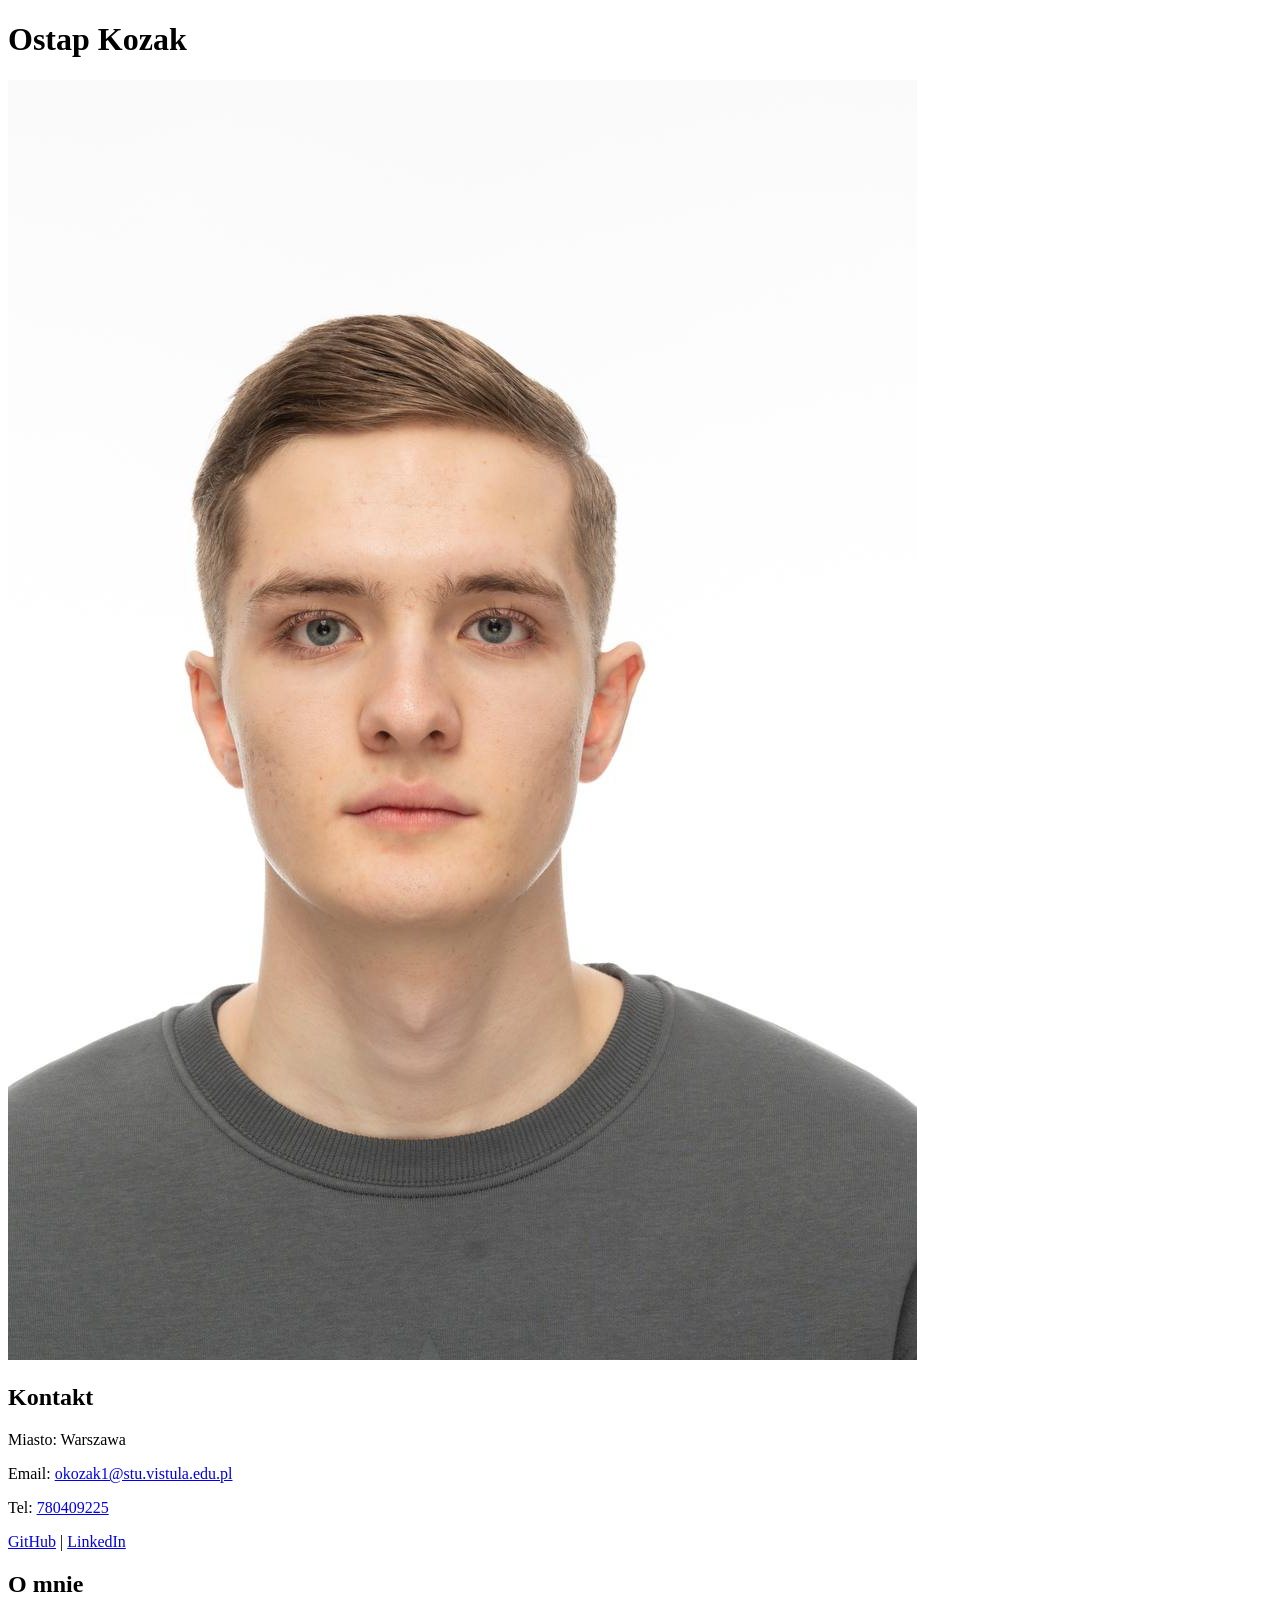
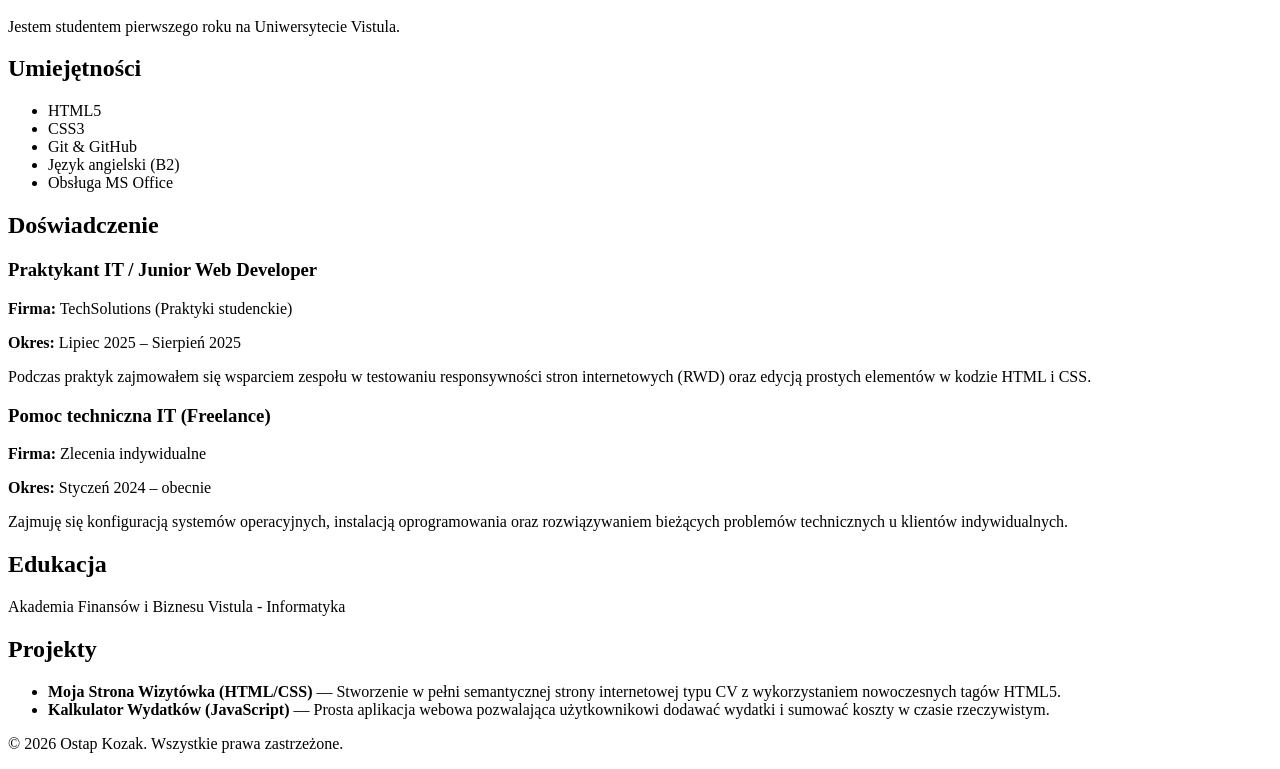
<file: zad1_cv/index.html>
<!DOCTYPE html>
<html lang="pl">
<head>
    <meta charset="UTF-8">
    <meta name="viewport" content="width=device-width, initial-scale=1.0">
    <title>CV - Ostap Kozak</title>
</head>
<body>

    <header>
        <h1>Ostap Kozak</h1>
        <img src="foto.jpg" alt="Zdjęcie profilowe Ostap Kozak">
    </header>

    <main>
        <section id="kontakt">
            <h2>Kontakt</h2>
            <p>Miasto: Warszawa</p>
            <p>Email: <a href="mailto:okozak1@stu.vistula.edu.pl">okozak1@stu.vistula.edu.pl</a></p>
            <p>Tel: <a href="tel:780409225">780409225</a></p>
            
            <p>
                <a href="https://github.com/Kozak-75644" target="_blank" rel="noopener noreferrer">GitHub</a> | 
                <a href="https://www.linkedin.com" target="_blank" rel="noopener noreferrer">LinkedIn</a>
            </p>
        </section>

        <section id="o-mnie">
            <h2>O mnie</h2>
            <p>Jestem studentem pierwszego roku na Uniwersytecie Vistula.</p>
        </section>

        <section id="umiejetnosci">
            <h2>Umiejętności</h2>
            <ul>
                <li>HTML5</li>
                <li>CSS3</li>
                <li>Git & GitHub</li>
                <li>Język angielski (B2)</li>
                <li>Obsługa MS Office</li>
            </ul>
        </section>

        <section id="doswiadczenie">
            <h2>Doświadczenie</h2>
            <article>
                <h3>Praktykant IT / Junior Web Developer</h3>
                <p><strong>Firma:</strong> TechSolutions (Praktyki studenckie)</p>
                <p><strong>Okres:</strong> Lipiec 2025 – Sierpień 2025</p>
                <p>Podczas praktyk zajmowałem się wsparciem zespołu w testowaniu responsywności stron internetowych (RWD) oraz edycją prostych elementów w kodzie HTML i CSS.</p>
            </article>
            <article>
                <h3>Pomoc techniczna IT (Freelance)</h3>
                <p><strong>Firma:</strong> Zlecenia indywidualne</p>
                <p><strong>Okres:</strong> Styczeń 2024 – obecnie</p>
                <p>Zajmuję się konfiguracją systemów operacyjnych, instalacją oprogramowania oraz rozwiązywaniem bieżących problemów technicznych u klientów indywidualnych.</p>
            </article>
        </section>

        <section id="edukacja">
            <h2>Edukacja</h2>
            <p>Akademia Finansów i Biznesu Vistula - Informatyka</p>
        </section>

        <section id="projekty">
            <h2>Projekty</h2>
            <ul>
                <li>
                    <strong>Moja Strona Wizytówka (HTML/CSS)</strong> — Stworzenie w pełni semantycznej strony internetowej typu CV z wykorzystaniem nowoczesnych tagów HTML5.
                </li>
                <li>
                    <strong>Kalkulator Wydatków (JavaScript)</strong> — Prosta aplikacja webowa pozwalająca użytkownikowi dodawać wydatki i sumować koszty w czasie rzeczywistym.
                </li>
            </ul>
        </section>
    </main>

    <footer>
        <p>&copy; 2026 Ostap Kozak. Wszystkie prawa zastrzeżone.</p>
    </footer>

</body>
</html>
</file>
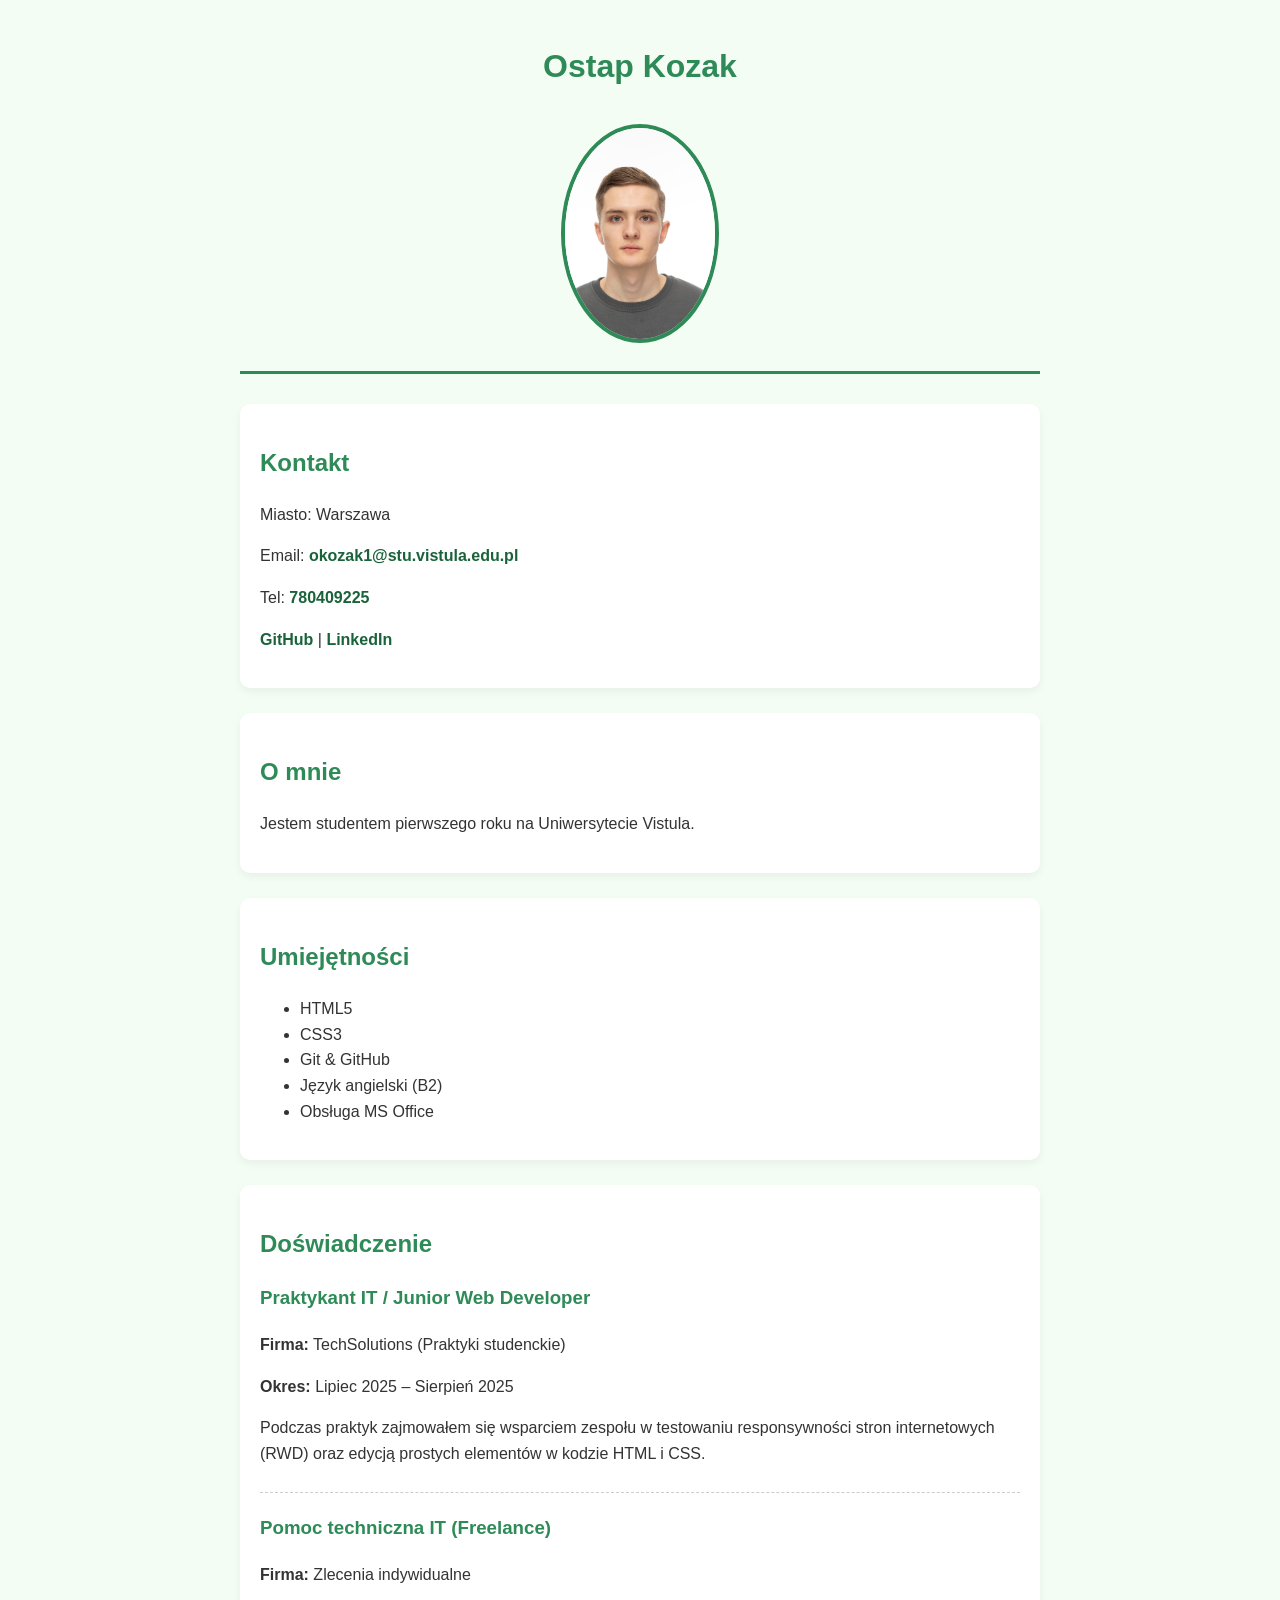
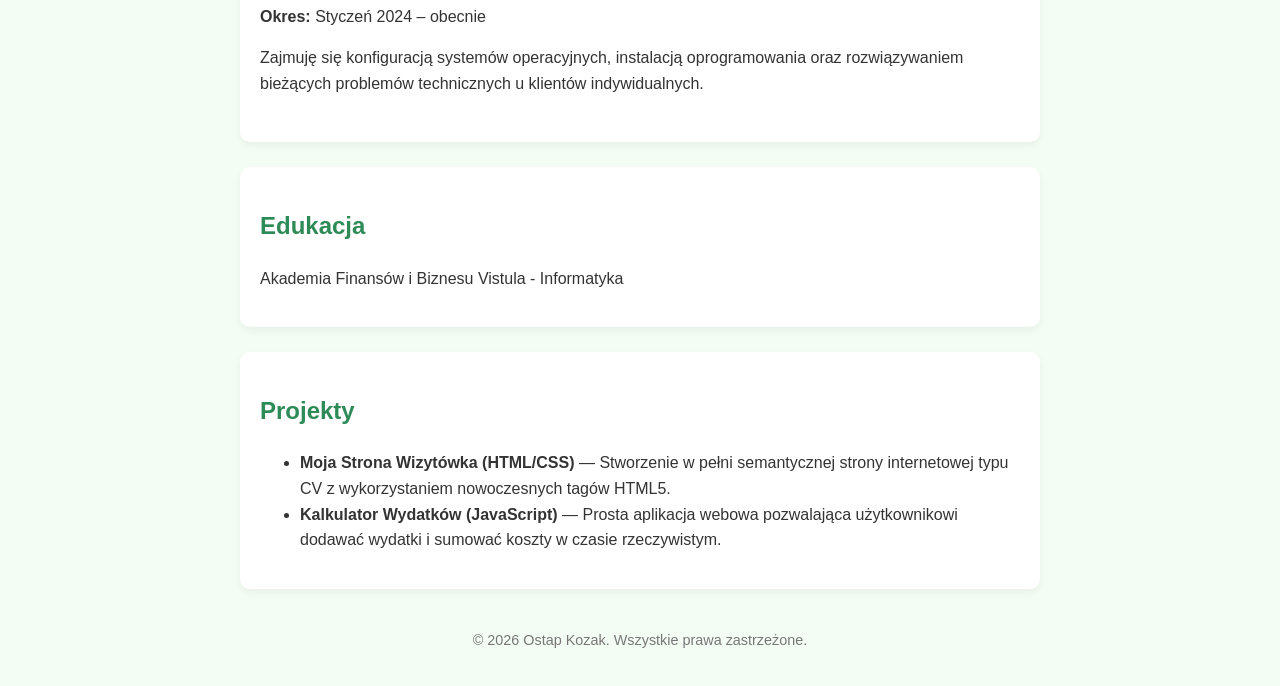
<file: zad2_css/index.html>
<!DOCTYPE html>
<html lang="pl">
<head>
    <meta charset="UTF-8">
    <meta name="viewport" content="width=device-width, initial-scale=1.0">
    <title>CV - Ostap Kozak</title>
    <link rel="stylesheet" href="styles.css">
</head>
<body>

    <header>
        <h1>Ostap Kozak</h1>
        <img src="foto.jpg" alt="Zdjęcie profilowe Ostap Kozak">
    </header>

    <main>
        <section id="kontakt">
            <h2>Kontakt</h2>
            <p>Miasto: Warszawa</p>
            <p>Email: <a href="mailto:okozak1@stu.vistula.edu.pl">okozak1@stu.vistula.edu.pl</a></p>
            <p>Tel: <a href="tel:780409225">780409225</a></p>
            
            <p>
                <a href="https://github.com/Kozak-75644" target="_blank" rel="noopener noreferrer">GitHub</a> | 
                <a href="https://www.linkedin.com" target="_blank" rel="noopener noreferrer">LinkedIn</a>
            </p>
        </section>

        <section id="o-mnie">
            <h2>O mnie</h2>
            <p>Jestem studentem pierwszego roku na Uniwersytecie Vistula.</p>
        </section>

        <section id="umiejetnosci">
            <h2>Umiejętności</h2>
            <ul>
                <li>HTML5</li>
                <li>CSS3</li>
                <li>Git & GitHub</li>
                <li>Język angielski (B2)</li>
                <li>Obsługa MS Office</li>
            </ul>
        </section>

        <section id="doswiadczenie">
            <h2>Doświadczenie</h2>
            <article>
                <h3>Praktykant IT / Junior Web Developer</h3>
                <p><strong>Firma:</strong> TechSolutions (Praktyki studenckie)</p>
                <p><strong>Okres:</strong> Lipiec 2025 – Sierpień 2025</p>
                <p>Podczas praktyk zajmowałem się wsparciem zespołu w testowaniu responsywności stron internetowych (RWD) oraz edycją prostych elementów w kodzie HTML i CSS.</p>
            </article>
            <article>
                <h3>Pomoc techniczna IT (Freelance)</h3>
                <p><strong>Firma:</strong> Zlecenia indywidualne</p>
                <p><strong>Okres:</strong> Styczeń 2024 – obecnie</p>
                <p>Zajmuję się konfiguracją systemów operacyjnych, instalacją oprogramowania oraz rozwiązywaniem bieżących problemów technicznych u klientów indywidualnych.</p>
            </article>
        </section>

        <section id="edukacja">
            <h2>Edukacja</h2>
            <p>Akademia Finansów i Biznesu Vistula - Informatyka</p>
        </section>

        <section id="projekty">
            <h2>Projekty</h2>
            <ul>
                <li>
                    <strong>Moja Strona Wizytówka (HTML/CSS)</strong> — Stworzenie w pełni semantycznej strony internetowej typu CV z wykorzystaniem nowoczesnych tagów HTML5.
                </li>
                <li>
                    <strong>Kalkulator Wydatków (JavaScript)</strong> — Prosta aplikacja webowa pozwalająca użytkownikowi dodawać wydatki i sumować koszty w czasie rzeczywistym.
                </li>
            </ul>
        </section>
    </main>

    <footer>
        <p>&copy; 2026 Ostap Kozak. Wszystkie prawa zastrzeżone.</p>
    </footer>

</body>
</html>
</file>
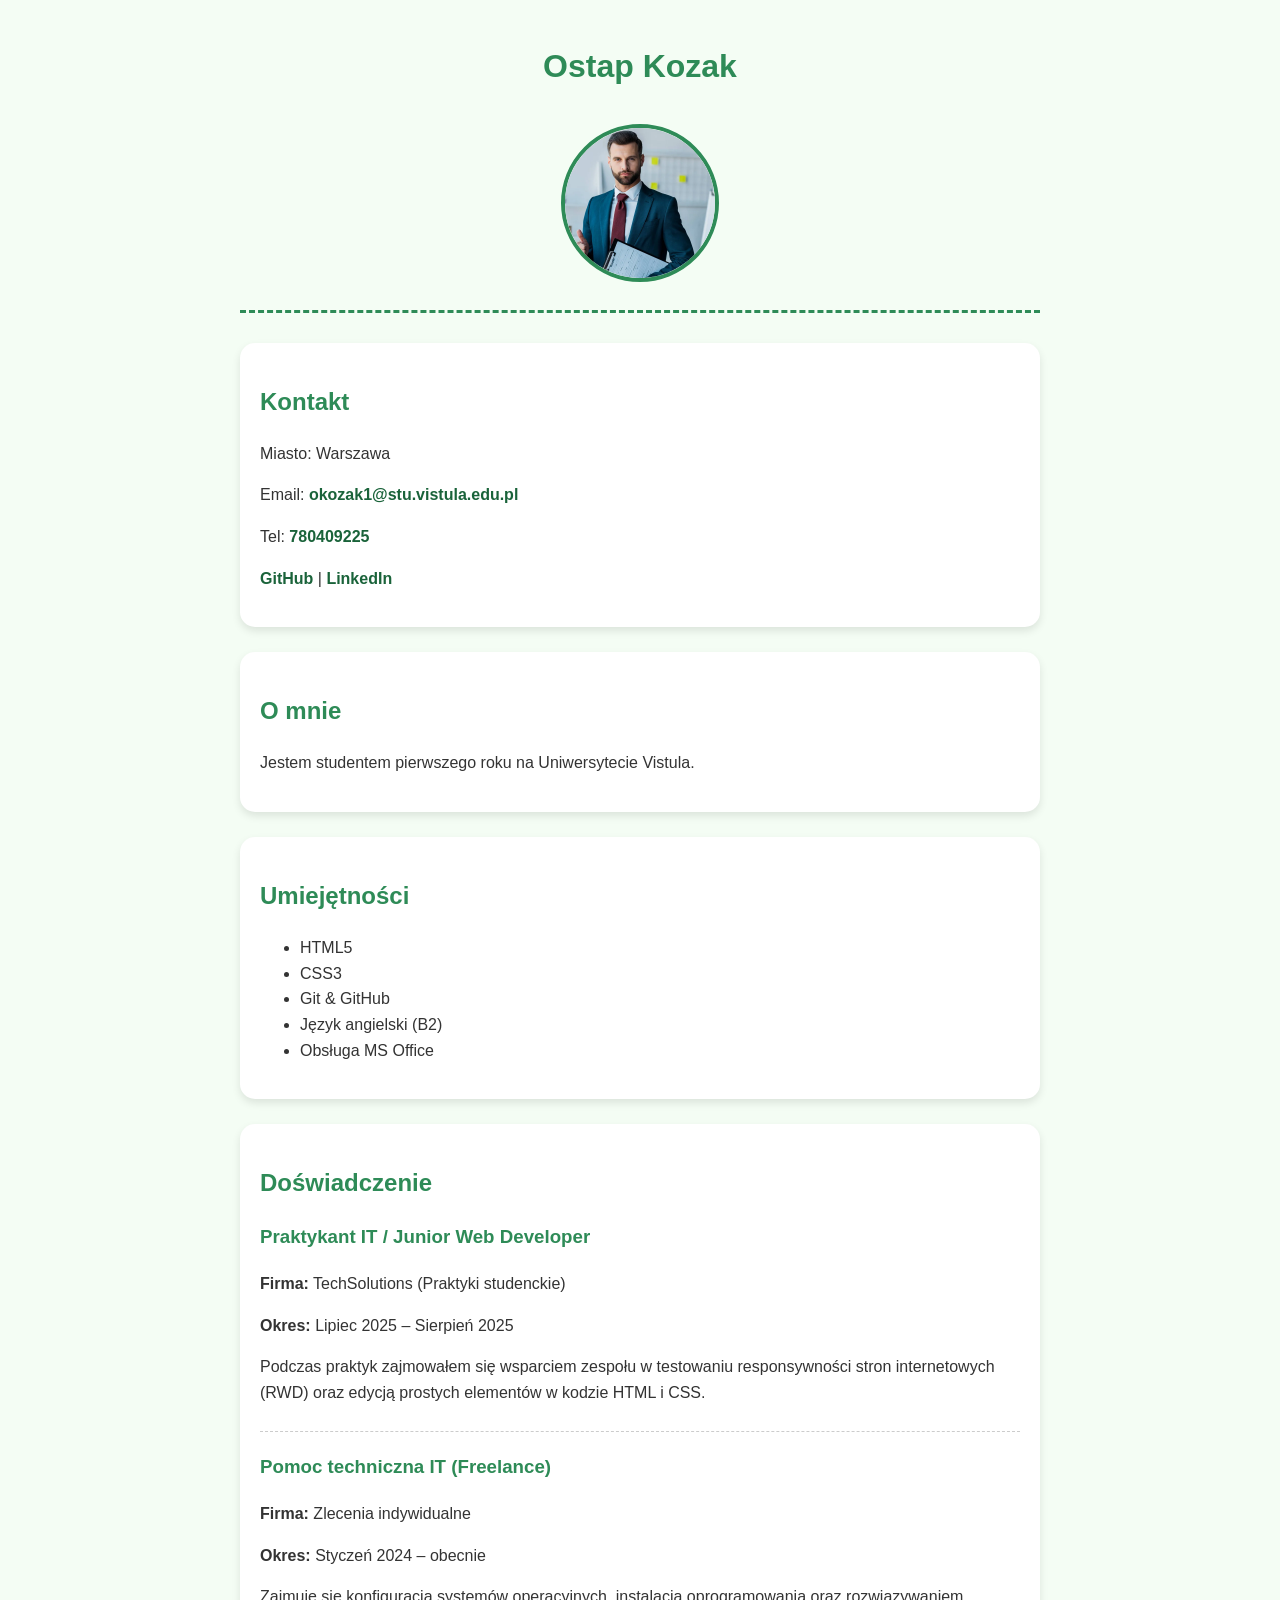
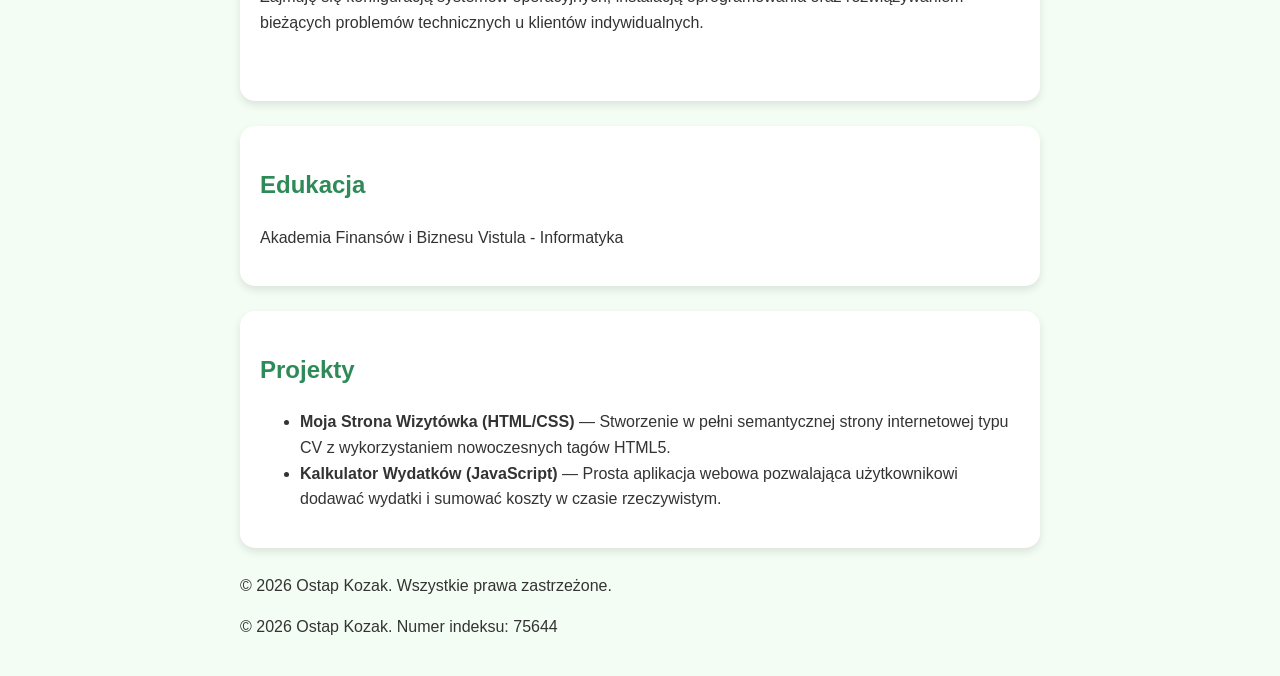
<file: zad3_motyw/index.html>
<!DOCTYPE html>
<html lang="pl">
<head>
    <meta charset="UTF-8">
    <meta name="viewport" content="width=device-width, initial-scale=1.0">
    <title>CV - Ostap Kozak</title>
    <link rel="stylesheet" href="green.css">
</head>
<body>

    <header>
        <h1>Ostap Kozak</h1>
        <img src="foto.jpg" alt="Zdjęcie profilowe Ostap Kozak">
    </header>

    <main>
        <section id="kontakt">
            <h2>Kontakt</h2>
            <p>Miasto: Warszawa</p>
            <p>Email: <a href="mailto:okozak1@stu.vistula.edu.pl">okozak1@stu.vistula.edu.pl</a></p>
            <p>Tel: <a href="tel:780409225">780409225</a></p>
            
            <p>
                <a href="https://github.com/Kozak-75644" target="_blank" rel="noopener noreferrer">GitHub</a> | 
                <a href="https://www.linkedin.com" target="_blank" rel="noopener noreferrer">LinkedIn</a>
            </p>
        </section>

        <section id="o-mnie">
            <h2>O mnie</h2>
            <p>Jestem studentem pierwszego roku na Uniwersytecie Vistula.</p>
        </section>

        <section id="umiejetnosci">
            <h2>Umiejętności</h2>
            <ul>
                <li>HTML5</li>
                <li>CSS3</li>
                <li>Git & GitHub</li>
                <li>Język angielski (B2)</li>
                <li>Obsługa MS Office</li>
            </ul>
        </section>

        <section id="doswiadczenie">
            <h2>Doświadczenie</h2>
            <article>
                <h3>Praktykant IT / Junior Web Developer</h3>
                <p><strong>Firma:</strong> TechSolutions (Praktyki studenckie)</p>
                <p><strong>Okres:</strong> Lipiec 2025 – Sierpień 2025</p>
                <p>Podczas praktyk zajmowałem się wsparciem zespołu w testowaniu responsywności stron internetowych (RWD) oraz edycją prostych elementów w kodzie HTML i CSS.</p>
            </article>
            <article>
                <h3>Pomoc techniczna IT (Freelance)</h3>
                <p><strong>Firma:</strong> Zlecenia indywidualne</p>
                <p><strong>Okres:</strong> Styczeń 2024 – obecnie</p>
                <p>Zajmuję się konfiguracją systemów operacyjnych, instalacją oprogramowania oraz rozwiązywaniem bieżących problemów technicznych u klientów indywidualnych.</p>
            </article>
        </section>

        <section id="edukacja">
            <h2>Edukacja</h2>
            <p>Akademia Finansów i Biznesu Vistula - Informatyka</p>
        </section>

        <section id="projekty">
            <h2>Projekty</h2>
            <ul>
                <li>
                    <strong>Moja Strona Wizytówka (HTML/CSS)</strong> — Stworzenie w pełni semantycznej strony internetowej typu CV z wykorzystaniem nowoczesnych tagów HTML5.
                </li>
                <li>
                    <strong>Kalkulator Wydatków (JavaScript)</strong> — Prosta aplikacja webowa pozwalająca użytkownikowi dodawać wydatki i sumować koszty w czasie rzeczywistym.
                </li>
            </ul>
        </section>
    </main>

    <footer>
        <p>&copy; 2026 Ostap Kozak. Wszystkie prawa zastrzeżone.</p>
    </footer>
    <footer>
        <p>&copy; 2026 Ostap Kozak. Numer indeksu: 75644</p>
    </footer>
</body>
</html>
</file>
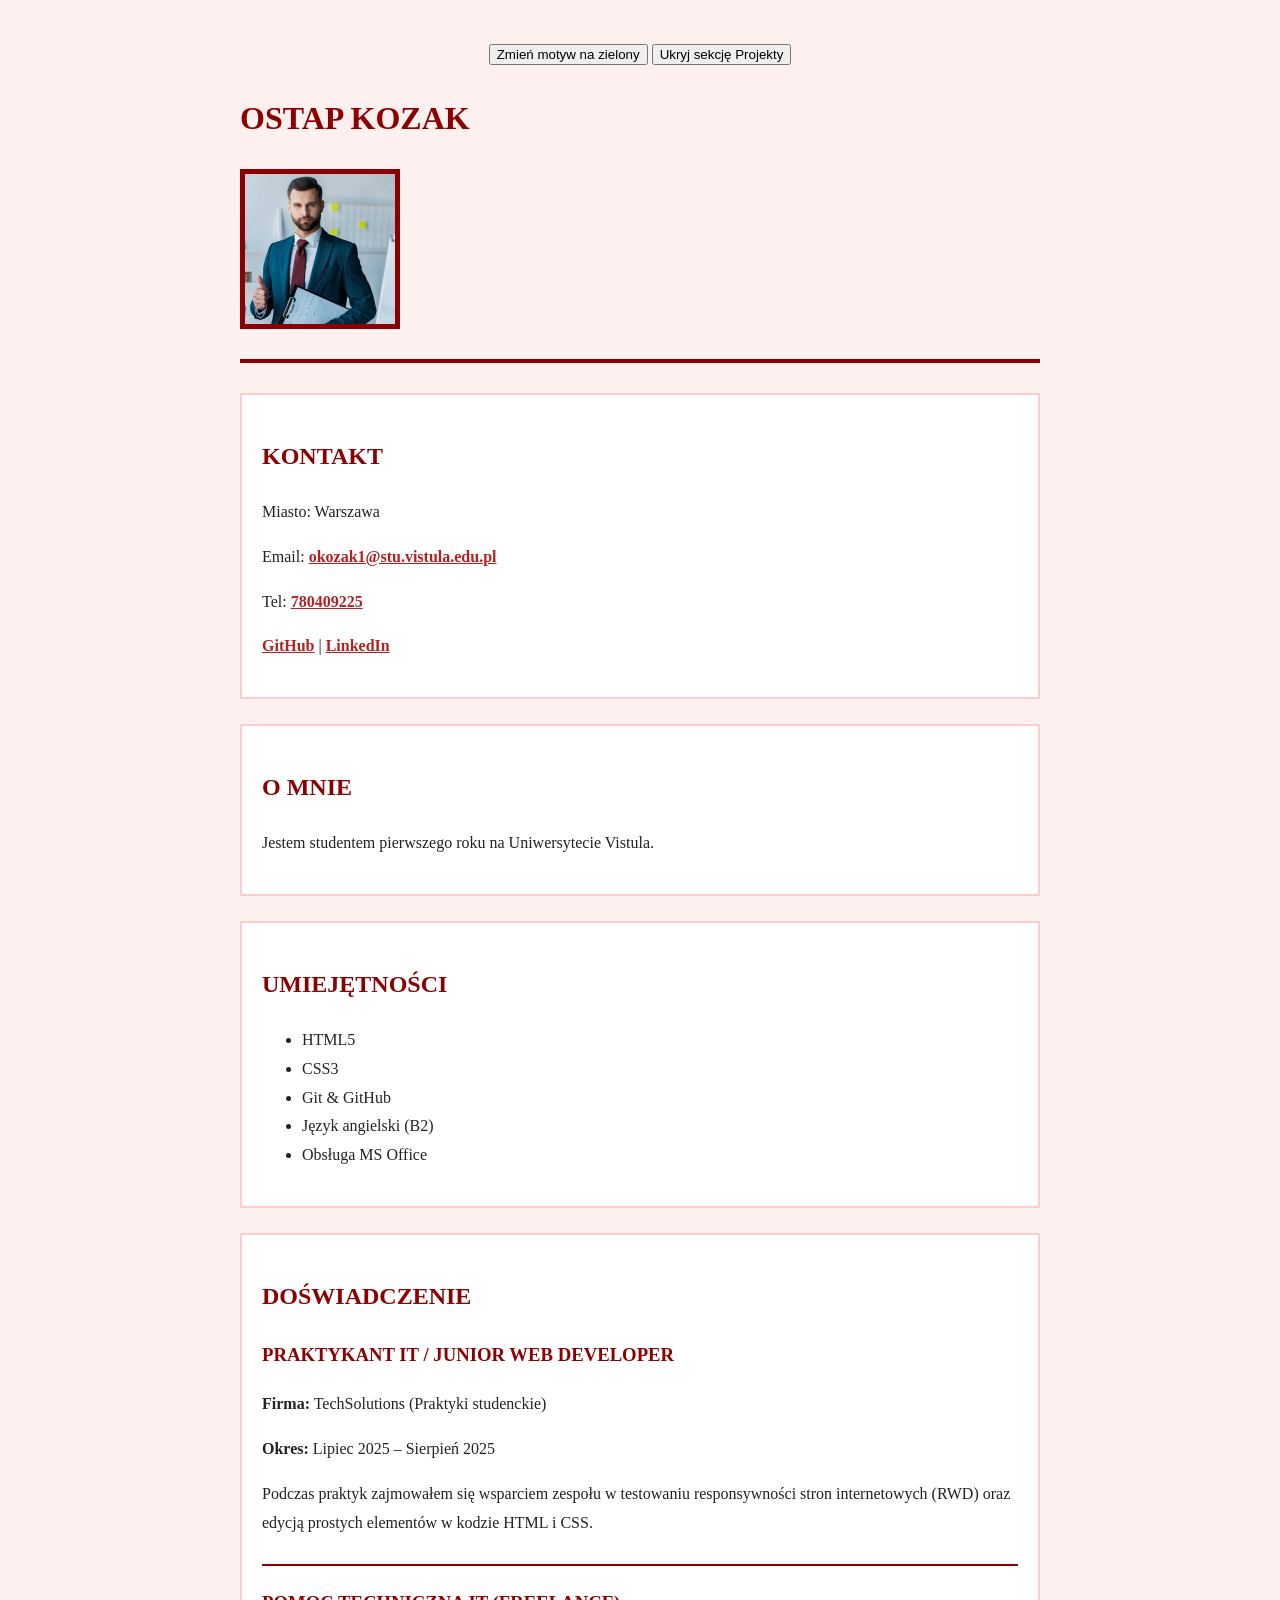
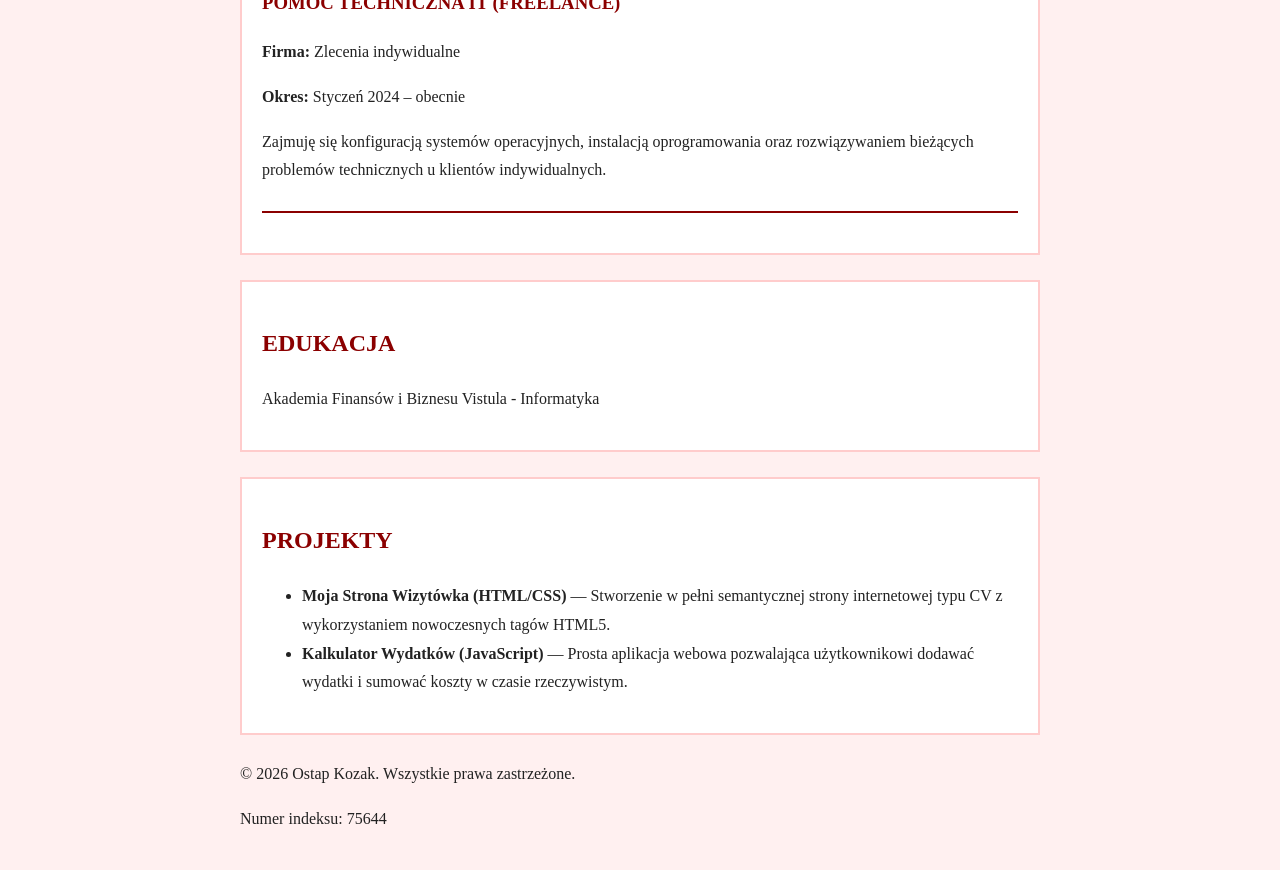
<file: zad4_JS/index.html>
<!DOCTYPE html>
<html lang="pl">
<head>
    <meta charset="UTF-8">
    <meta name="viewport" content="width=device-width, initial-scale=1.0">
    <title>CV - Ostap Kozak</title>
    <link id="theme-style" rel="stylesheet" href="red.css">
</head>
<body>

    <div style="text-align: center; margin: 20px;">
        <button id="theme-btn">Zmień motyw na zielony</button>
        <button id="toggle-section-btn">Ukryj sekcję Projekty</button>
    </div>

    <header>
        <h1>Ostap Kozak</h1>
        <img src="foto.jpg" alt="Zdjęcie profilowe Ostap Kozak">
    </header>

    <main>
        <section id="kontakt">
            <h2>Kontakt</h2>
            <p>Miasto: Warszawa</p>
            <p>Email: <a href="mailto:okozak1@stu.vistula.edu.pl">okozak1@stu.vistula.edu.pl</a></p>
            <p>Tel: <a href="tel:780409225">780409225</a></p>
            <p>
                <a href="https://github.com/Kozak-75644" target="_blank" rel="noopener noreferrer">GitHub</a> | 
                <a href="https://www.linkedin.com" target="_blank" rel="noopener noreferrer">LinkedIn</a>
            </p>
        </section>

        <section id="o-mnie">
            <h2>O mnie</h2>
            <p>Jestem studentem pierwszego roku na Uniwersytecie Vistula.</p>
        </section>

        <section id="umiejetnosci">
            <h2>Umiejętności</h2>
            <ul>
                <li>HTML5</li>
                <li>CSS3</li>
                <li>Git & GitHub</li>
                <li>Język angielski (B2)</li>
                <li>Obsługa MS Office</li>
            </ul>
        </section>

        <section id="doswiadczenie">
            <h2>Doświadczenie</h2>
            <article>
                <h3>Praktykant IT / Junior Web Developer</h3>
                <p><strong>Firma:</strong> TechSolutions (Praktyki studenckie)</p>
                <p><strong>Okres:</strong> Lipiec 2025 – Sierpień 2025</p>
                <p>Podczas praktyk zajmowałem się wsparciem zespołu w testowaniu responsywności stron internetowych (RWD) oraz edycją prostych elementów w kodzie HTML i CSS.</p>
            </article>
            <article>
                <h3>Pomoc techniczna IT (Freelance)</h3>
                <p><strong>Firma:</strong> Zlecenia indywidualne</p>
                <p><strong>Okres:</strong> Styczeń 2024 – obecnie</p>
                <p>Zajmuję się konfiguracją systemów operacyjnych, instalacją oprogramowania oraz rozwiązywaniem bieżących problemów technicznych u klientów indywidualnych.</p>
            </article>
        </section>

        <section id="edukacja">
            <h2>Edukacja</h2>
            <p>Akademia Finansów i Biznesu Vistula - Informatyka</p>
        </section>

        <section id="projekty">
            <h2>Projekty</h2>
            <ul>
                <li>
                    <strong>Moja Strona Wizytówka (HTML/CSS)</strong> — Stworzenie w pełni semantycznej strony internetowej typu CV z wykorzystaniem nowoczesnych tagów HTML5.
                </li>
                <li>
                    <strong>Kalkulator Wydatków (JavaScript)</strong> — Prosta aplikacja webowa pozwalająca użytkownikowi dodawać wydatki i sumować koszty w czasie rzeczywistym.
                </li>
            </ul>
        </section>
    </main>

    <footer>
        <p>&copy; 2026 Ostap Kozak. Wszystkie prawa zastrzeżone.</p>
        <p>Numer indeksu: 75644</p>
    </footer>

    <script src="script.js"></script>
</body>
</html>
</file>
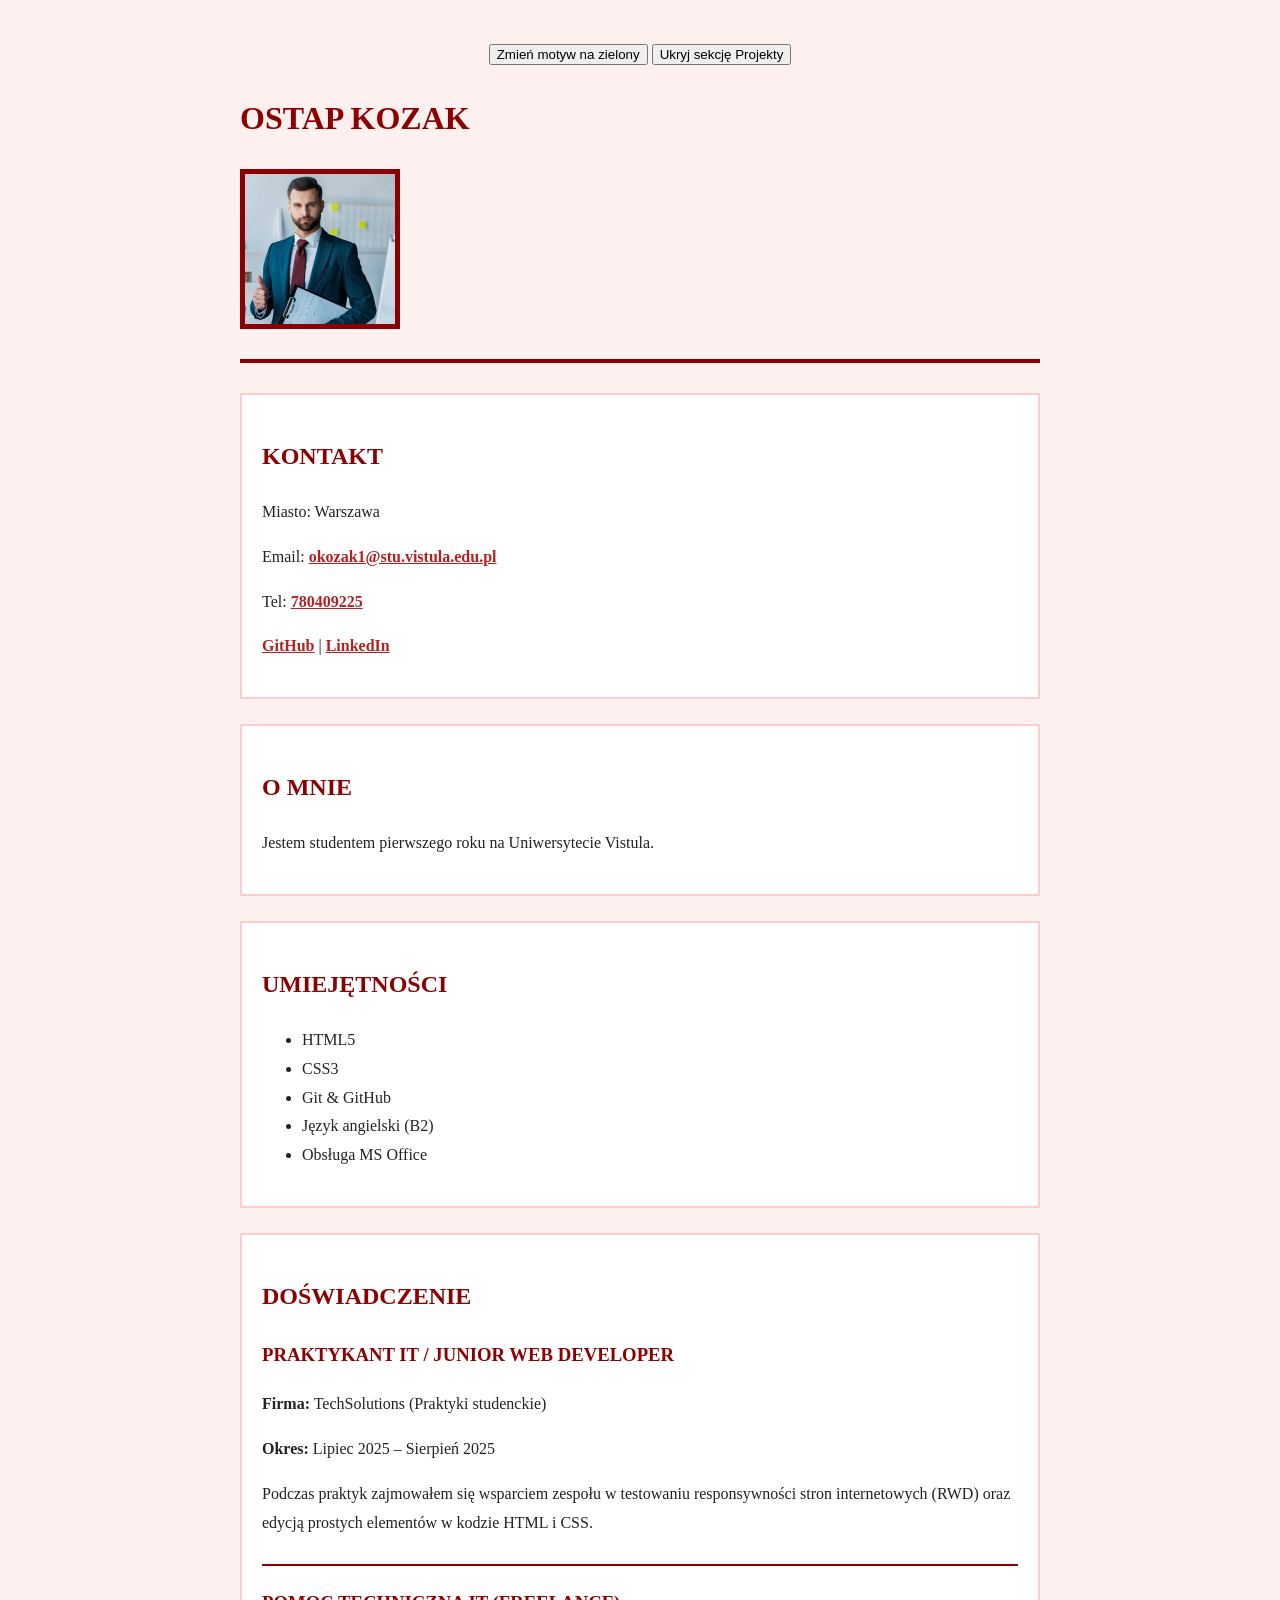
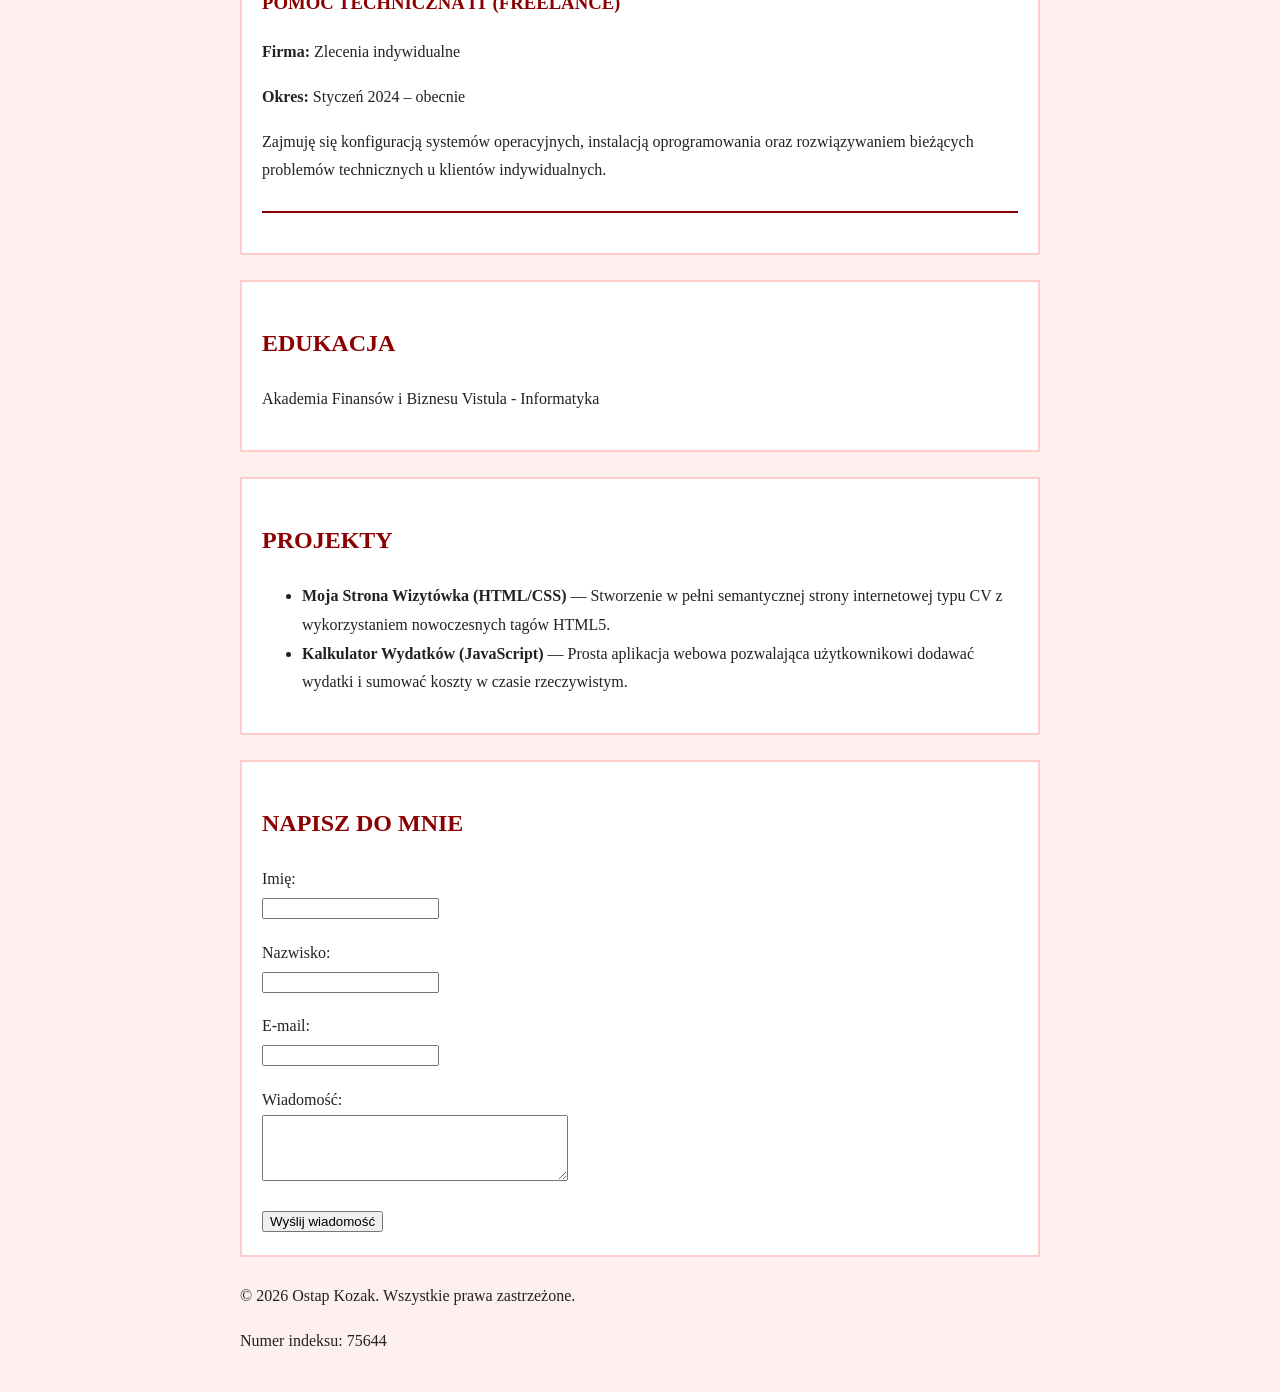
<file: zad5_Formularz i walidacja/index.html>
<!DOCTYPE html>
<html lang="pl">
<head>
    <meta charset="UTF-8">
    <meta name="viewport" content="width=device-width, initial-scale=1.0">
    <title>CV - Ostap Kozak</title>
    <link id="theme-style" rel="stylesheet" href="red.css">
</head>
<body>

    <div style="text-align: center; margin: 20px;">
        <button id="theme-btn">Zmień motyw na zielony</button>
        <button id="toggle-section-btn">Ukryj sekcję Projekty</button>
    </div>

    <header>
        <h1>Ostap Kozak</h1>
        <img src="foto.jpg" alt="Zdjęcie profilowe Ostap Kozak">
    </header>

    <main>
        <section id="kontakt">
            <h2>Kontakt</h2>
            <p>Miasto: Warszawa</p>
            <p>Email: <a href="mailto:okozak1@stu.vistula.edu.pl">okozak1@stu.vistula.edu.pl</a></p>
            <p>Tel: <a href="tel:780409225">780409225</a></p>
            <p>
                <a href="https://github.com/Kozak-75644" target="_blank" rel="noopener noreferrer">GitHub</a> | 
                <a href="https://www.linkedin.com" target="_blank" rel="noopener noreferrer">LinkedIn</a>
            </p>
        </section>

        <section id="o-mnie">
            <h2>O mnie</h2>
            <p>Jestem studentem pierwszego roku na Uniwersytecie Vistula.</p>
        </section>

        <section id="umiejetnosci">
            <h2>Umiejętności</h2>
            <ul>
                <li>HTML5</li>
                <li>CSS3</li>
                <li>Git & GitHub</li>
                <li>Język angielski (B2)</li>
                <li>Obsługa MS Office</li>
            </ul>
        </section>

        <section id="doswiadczenie">
            <h2>Doświadczenie</h2>
            <article>
                <h3>Praktykant IT / Junior Web Developer</h3>
                <p><strong>Firma:</strong> TechSolutions (Praktyki studenckie)</p>
                <p><strong>Okres:</strong> Lipiec 2025 – Sierpień 2025</p>
                <p>Podczas praktyk zajmowałem się wsparciem zespołu w testowaniu responsywności stron internetowych (RWD) oraz edycją prostych elementów w kodzie HTML i CSS.</p>
            </article>
            <article>
                <h3>Pomoc techniczna IT (Freelance)</h3>
                <p><strong>Firma:</strong> Zlecenia indywidualne</p>
                <p><strong>Okres:</strong> Styczeń 2024 – obecnie</p>
                <p>Zajmuję się konfiguracją systemów operacyjnych, instalacją oprogramowania oraz rozwiązywaniem bieżących problemów technicznych u klientów indywidualnych.</p>
            </article>
        </section>

        <section id="edukacja">
            <h2>Edukacja</h2>
            <p>Akademia Finansów i Biznesu Vistula - Informatyka</p>
        </section>

        <section id="projekty">
            <h2>Projekty</h2>
            <ul>
                <li>
                    <strong>Moja Strona Wizytówka (HTML/CSS)</strong> — Stworzenie w pełni semantycznej strony internetowej typu CV z wykorzystaniem nowoczesnych tagów HTML5.
                </li>
                <li>
                    <strong>Kalkulator Wydatków (JavaScript)</strong> — Prosta aplikacja webowa pozwalająca użytkownikowi dodawać wydatki i sumować koszty w czasie rzeczywistym.
                </li>
            </ul>
        </section>
        <section id="formularz">
            <h2>Napisz do mnie</h2>
            <form id="moj-formularz">
                <p>
                    <label for="imie">Imię:</label><br>
                    <input type="text" id="imie">
                    <br><span id="blad-imie" style="color: red;"></span>
                </p>
                
                <p>
                    <label for="nazwisko">Nazwisko:</label><br>
                    <input type="text" id="nazwisko">
                    <br><span id="blad-nazwisko" style="color: red;"></span>
                </p>
                
                <p>
                    <label for="email">E-mail:</label><br>
                    <input type="text" id="email">
                    <br><span id="blad-email" style="color: red;"></span>
                </p>
                
                <p>
                    <label for="wiadomosc">Wiadomość:</label><br>
                    <textarea id="wiadomosc" rows="4" style="width: 100%; max-width: 300px;"></textarea>
                    <br><span id="blad-wiadomosc" style="color: red;"></span>
                </p>
                
                <button type="submit">Wyślij wiadomość</button>
                <p id="sukces" style="color: green; display: none;">Formularz jest poprawny!</p>
            </form>
        </section>
    </main>

    <footer>
        <p>&copy; 2026 Ostap Kozak. Wszystkie prawa zastrzeżone.</p>
        <p>Numer indeksu: 75644</p>
    </footer>

    <script src="script.js"></script>
</body>
</html>
</file>
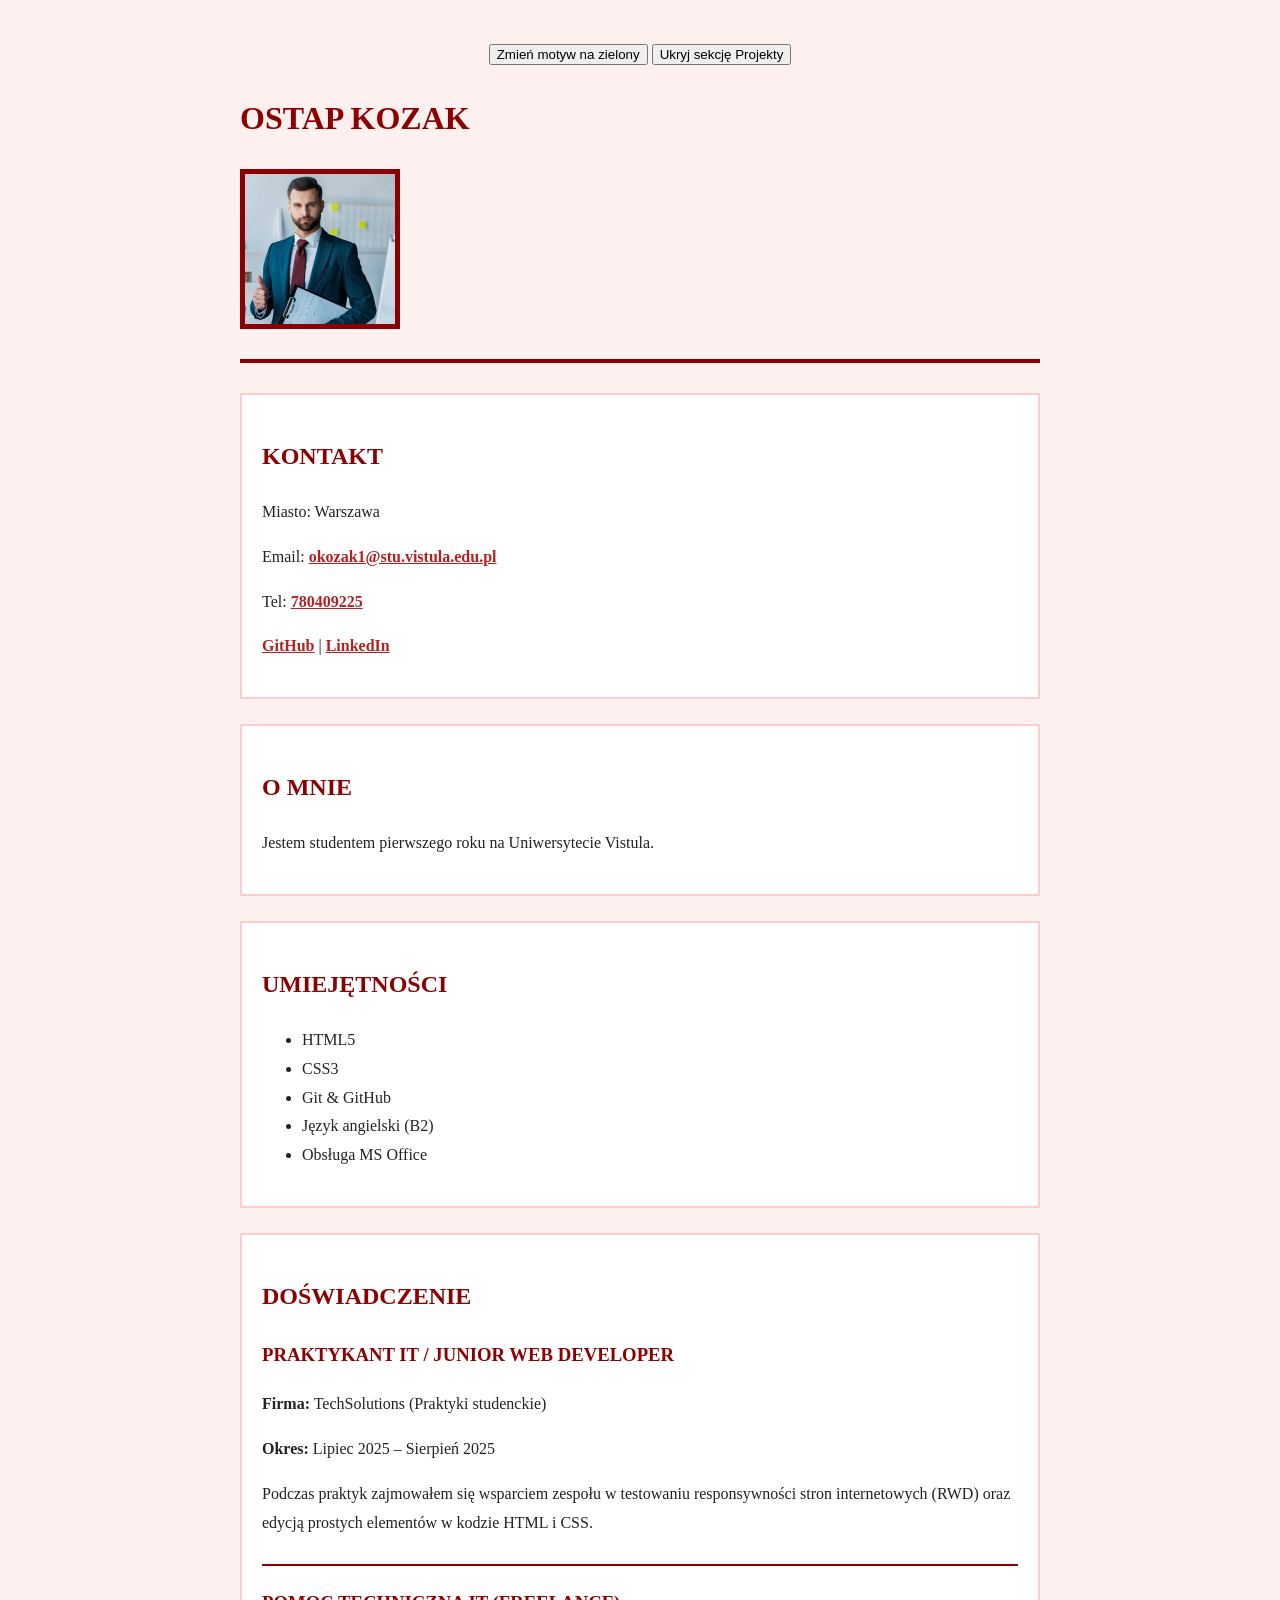
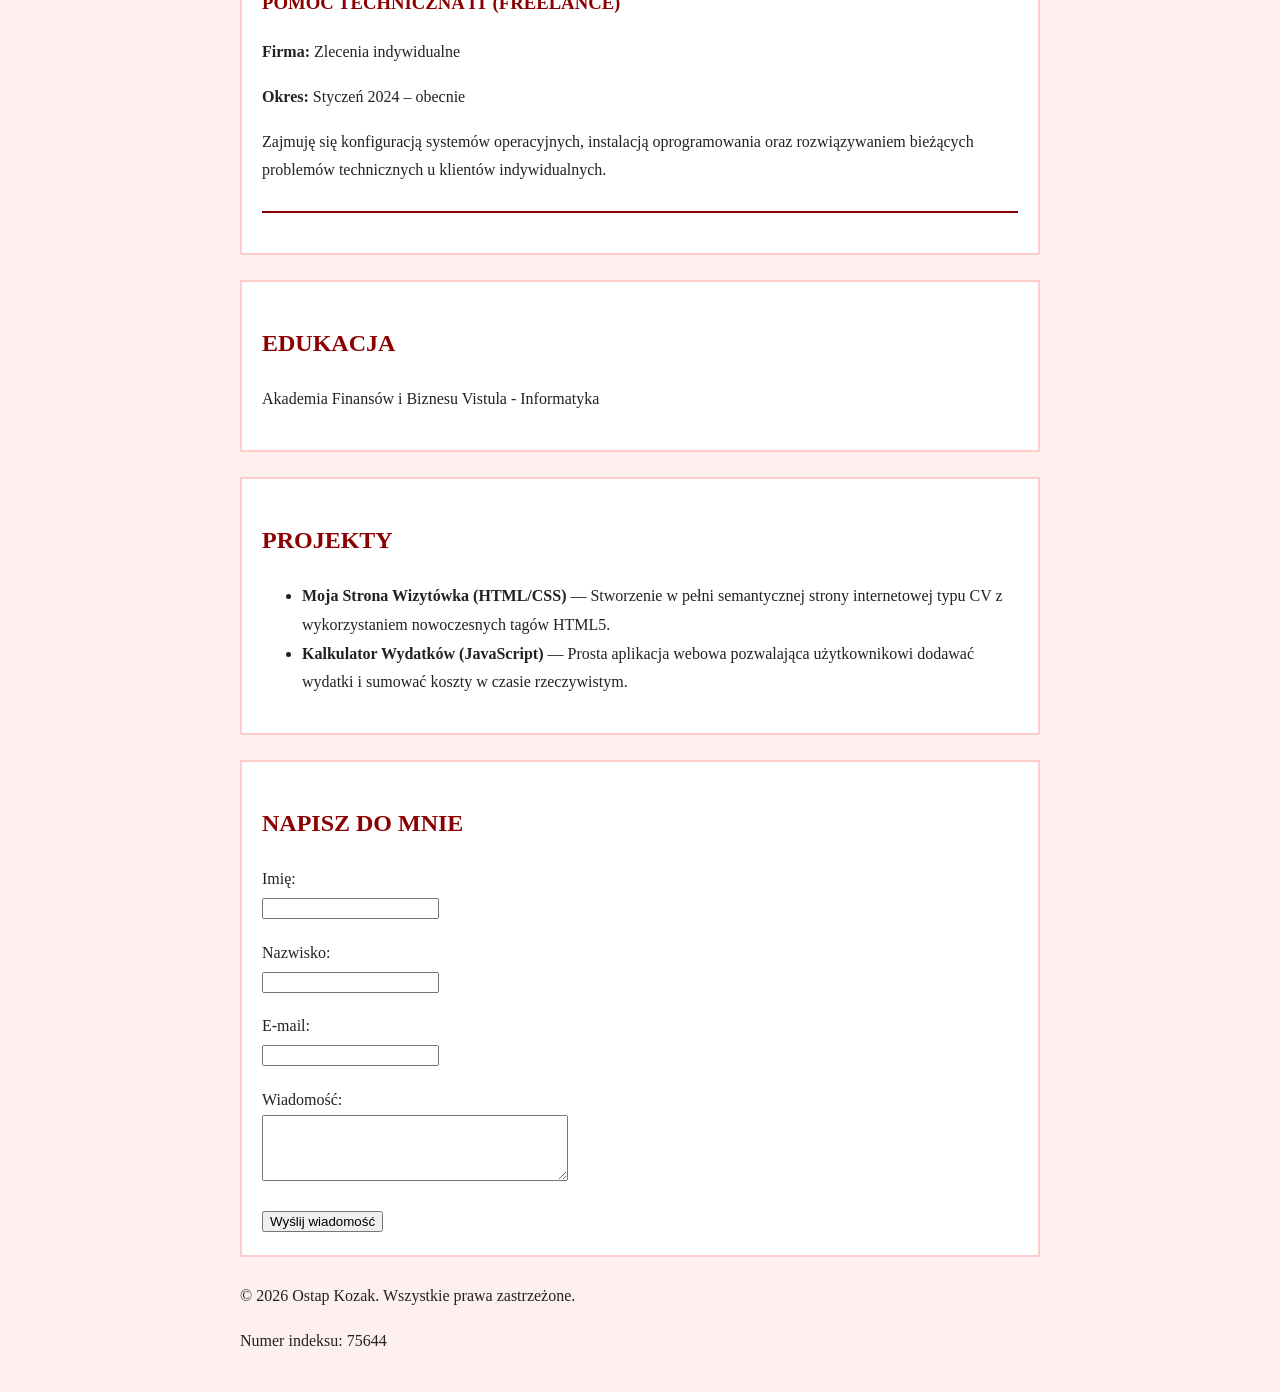
<file: zad6_JSON/index.html>
<!DOCTYPE html>
<html lang="pl">
<head>
    <meta charset="UTF-8">
    <meta name="viewport" content="width=device-width, initial-scale=1.0">
    <title>CV - Ostap Kozak</title>
    <link id="theme-style" rel="stylesheet" href="red.css">
</head>
<body>

    <div style="text-align: center; margin: 20px;">
        <button id="theme-btn">Zmień motyw na zielony</button>
        <button id="toggle-section-btn">Ukryj sekcję Projekty</button>
    </div>

    <header>
        <h1>Ostap Kozak</h1>
        <img src="foto.jpg" alt="Zdjęcie profilowe Ostap Kozak">
    </header>

    <main>
        <section id="kontakt">
            <h2>Kontakt</h2>
            <p>Miasto: Warszawa</p>
            <p>Email: <a href="mailto:okozak1@stu.vistula.edu.pl">okozak1@stu.vistula.edu.pl</a></p>
            <p>Tel: <a href="tel:780409225">780409225</a></p>
            <p>
                <a href="https://github.com/Kozak-75644" target="_blank" rel="noopener noreferrer">GitHub</a> | 
                <a href="https://www.linkedin.com" target="_blank" rel="noopener noreferrer">LinkedIn</a>
            </p>
        </section>

        <section id="o-mnie">
            <h2>O mnie</h2>
            <p>Jestem studentem pierwszego roku na Uniwersytecie Vistula.</p>
        </section>

        <section id="umiejetnosci">
            <h2>Umiejętności</h2>
            <ul id="lista-umiejetnosci"></ul>
        </section>

        <section id="doswiadczenie">
            <h2>Doświadczenie</h2>
            <article>
                <h3>Praktykant IT / Junior Web Developer</h3>
                <p><strong>Firma:</strong> TechSolutions (Praktyki studenckie)</p>
                <p><strong>Okres:</strong> Lipiec 2025 – Sierpień 2025</p>
                <p>Podczas praktyk zajmowałem się wsparciem zespołu w testowaniu responsywności stron internetowych (RWD) oraz edycją prostych elementów w kodzie HTML i CSS.</p>
            </article>
            <article>
                <h3>Pomoc techniczna IT (Freelance)</h3>
                <p><strong>Firma:</strong> Zlecenia indywidualne</p>
                <p><strong>Okres:</strong> Styczeń 2024 – obecnie</p>
                <p>Zajmuję się konfiguracją systemów operacyjnych, instalacją oprogramowania oraz rozwiązywaniem bieżących problemów technicznych u klientów indywidualnych.</p>
            </article>
        </section>

        <section id="edukacja">
            <h2>Edukacja</h2>
            <p>Akademia Finansów i Biznesu Vistula - Informatyka</p>
        </section>

       <section id="projekty">
            <h2>Projekty</h2>
            <ul id="lista-projekty"></ul>
        </section>
        
        <section id="formularz">
            <h2>Napisz do mnie</h2>
            <form id="moj-formularz">
                <p>
                    <label for="imie">Imię:</label><br>
                    <input type="text" id="imie">
                    <br><span id="blad-imie" style="color: red;"></span>
                </p>
                
                <p>
                    <label for="nazwisko">Nazwisko:</label><br>
                    <input type="text" id="nazwisko">
                    <br><span id="blad-nazwisko" style="color: red;"></span>
                </p>
                
                <p>
                    <label for="email">E-mail:</label><br>
                    <input type="text" id="email">
                    <br><span id="blad-email" style="color: red;"></span>
                </p>
                
                <p>
                    <label for="wiadomosc">Wiadomość:</label><br>
                    <textarea id="wiadomosc" rows="4" style="width: 100%; max-width: 300px;"></textarea>
                    <br><span id="blad-wiadomosc" style="color: red;"></span>
                </p>
                
                <button type="submit">Wyślij wiadomość</button>
                <p id="sukces" style="color: green; display: none;">Formularz jest poprawny!</p>
            </form>
        </section>
    </main>

    <footer>
        <p>&copy; 2026 Ostap Kozak. Wszystkie prawa zastrzeżone.</p>
        <p>Numer indeksu: 75644</p>
    </footer>

    <script src="script.js"></script>
</body>
</html>
</file>
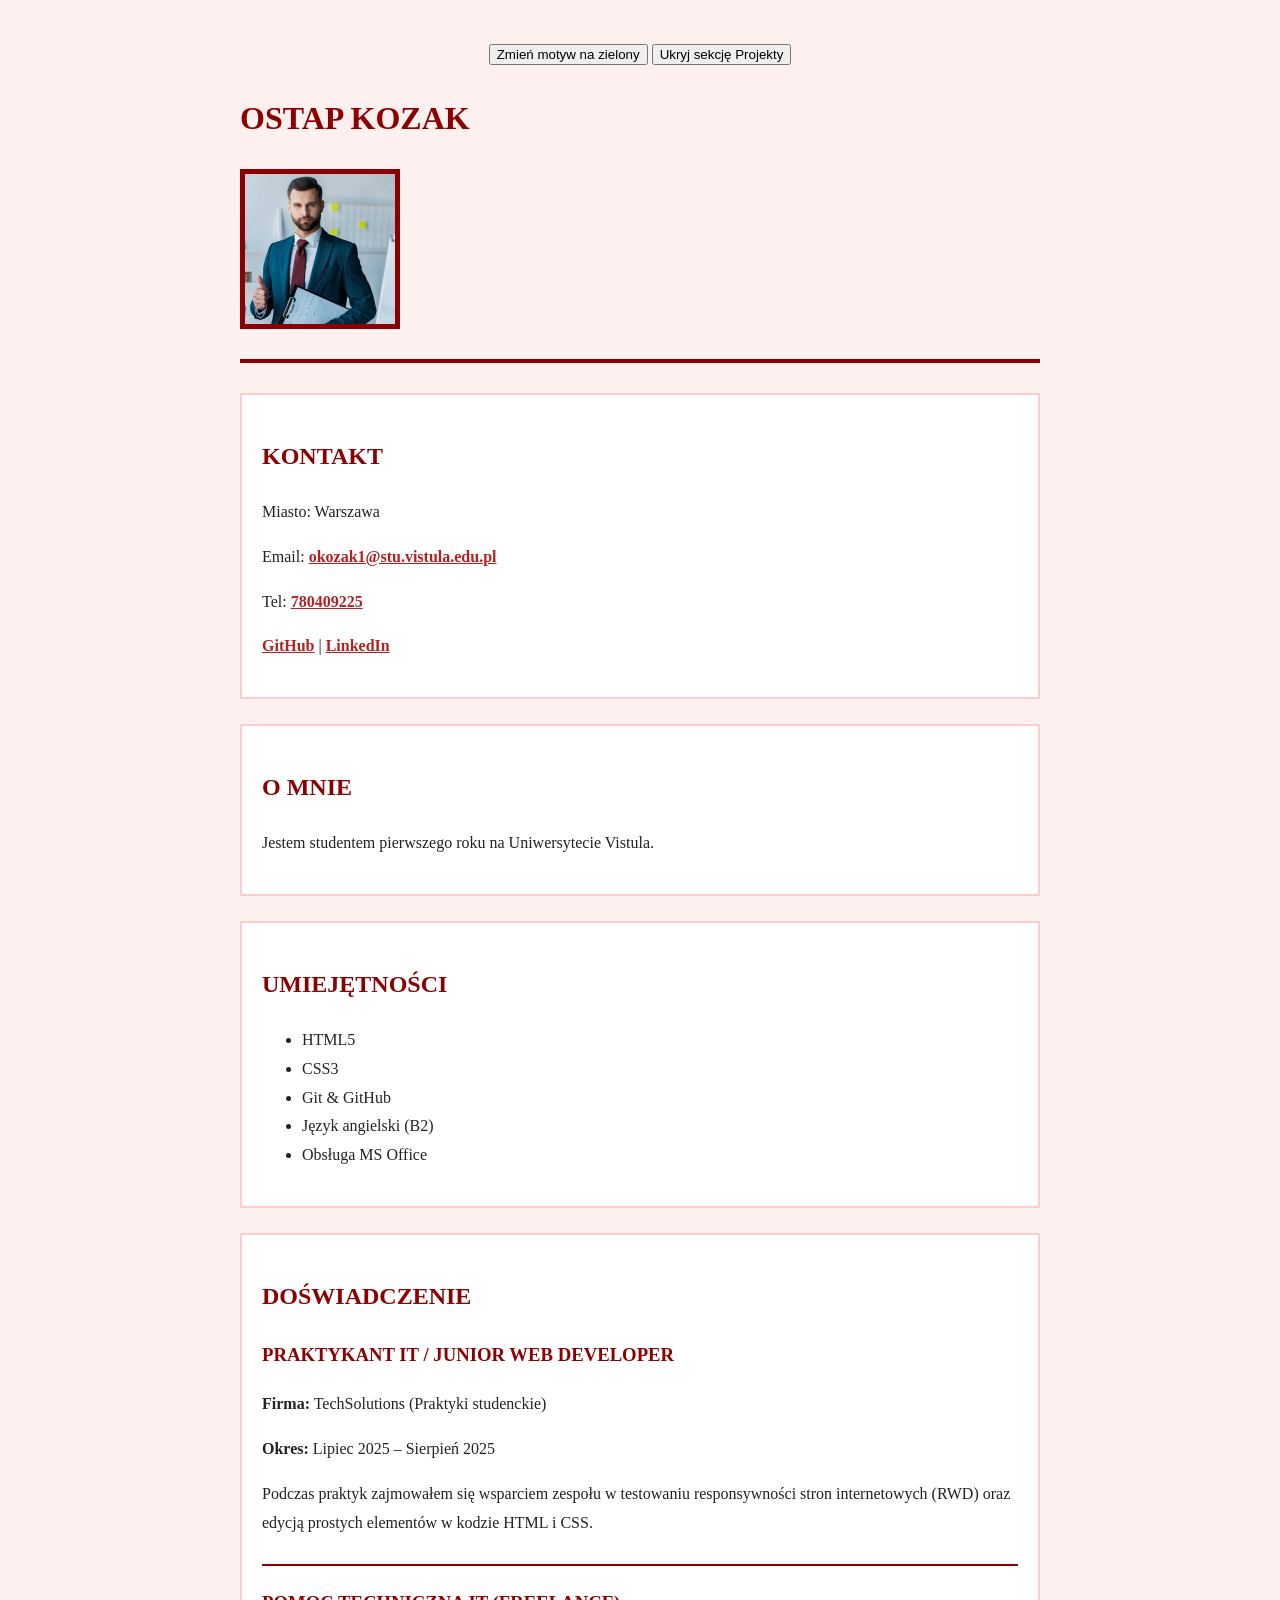
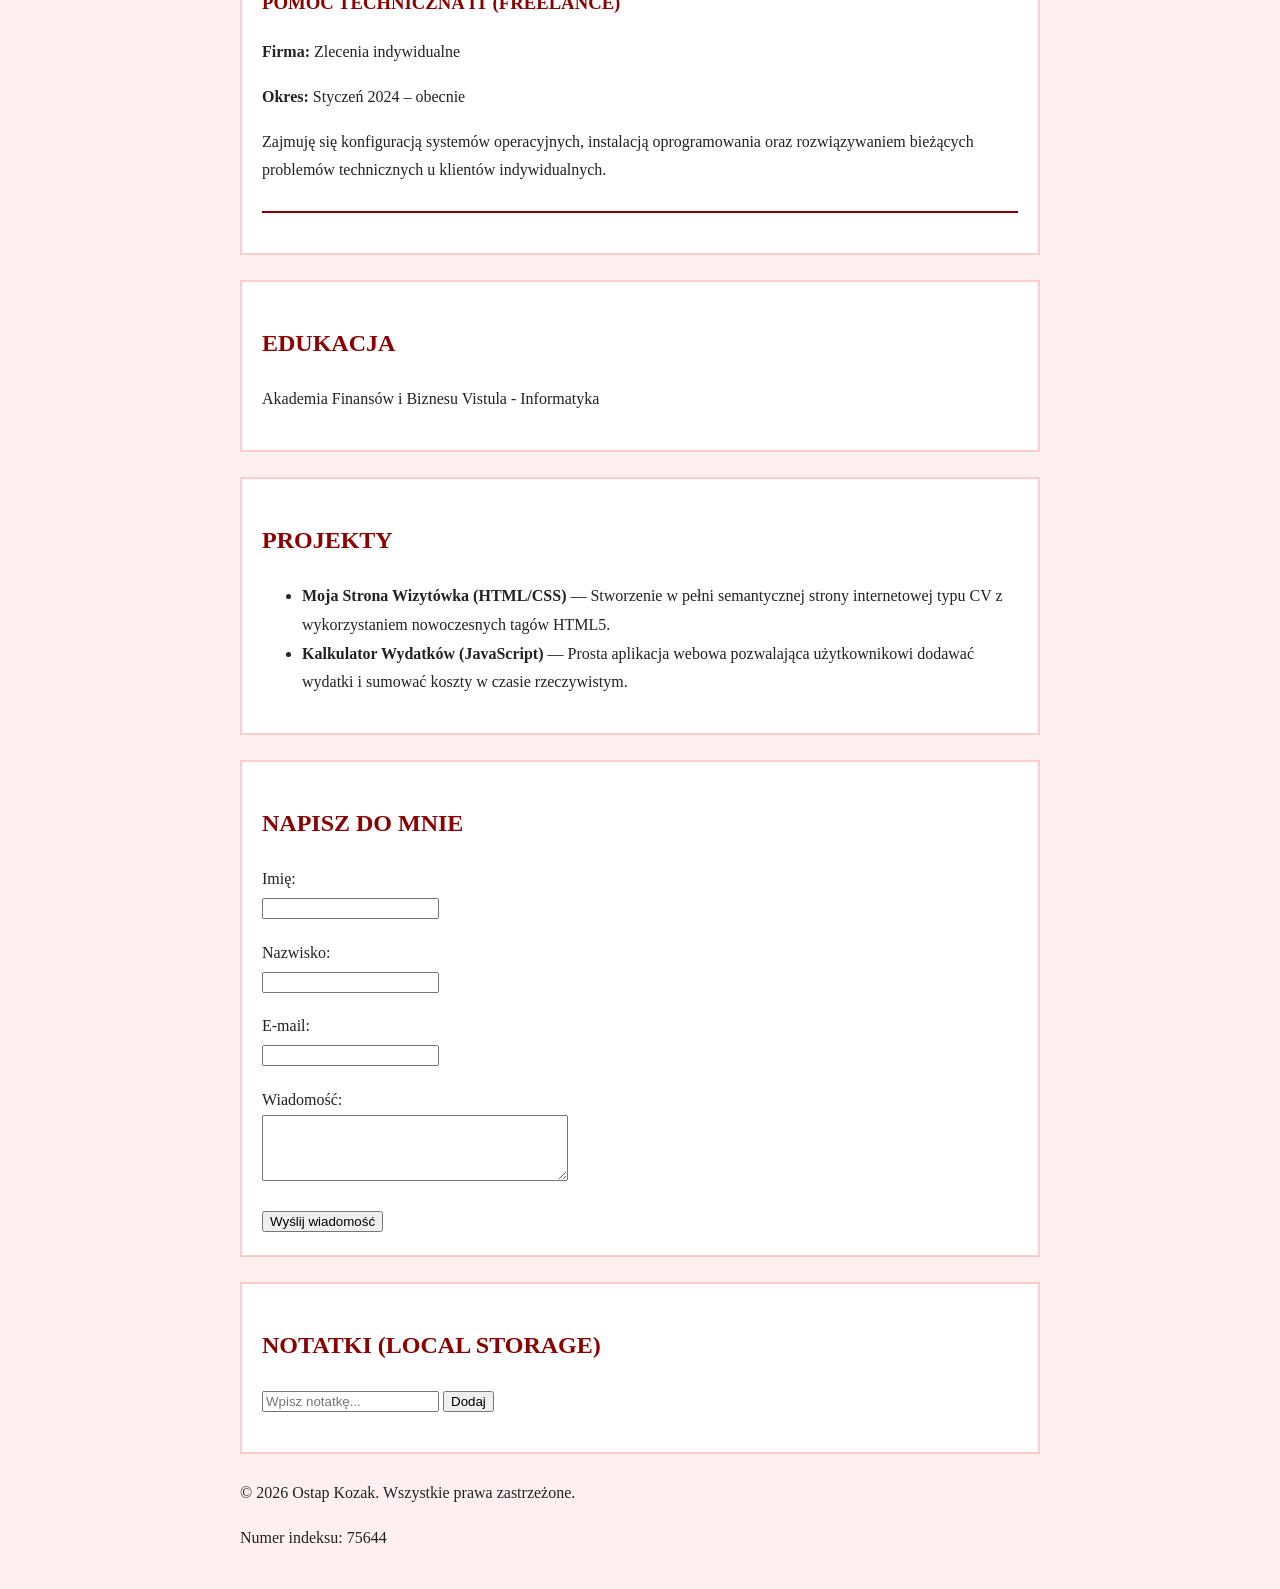
<file: zad7_Local Storage/index.html>
<!DOCTYPE html>
<html lang="pl">
<head>
    <meta charset="UTF-8">
    <meta name="viewport" content="width=device-width, initial-scale=1.0">
    <title>CV - Ostap Kozak</title>
    <link id="theme-style" rel="stylesheet" href="red.css">
</head>
<body>

    <div style="text-align: center; margin: 20px;">
        <button id="theme-btn">Zmień motyw na zielony</button>
        <button id="toggle-section-btn">Ukryj sekcję Projekty</button>
    </div>

    <header>
        <h1>Ostap Kozak</h1>
        <img src="foto.jpg" alt="Zdjęcie profilowe Ostap Kozak">
    </header>

    <main>
        <section id="kontakt">
            <h2>Kontakt</h2>
            <p>Miasto: Warszawa</p>
            <p>Email: <a href="mailto:okozak1@stu.vistula.edu.pl">okozak1@stu.vistula.edu.pl</a></p>
            <p>Tel: <a href="tel:780409225">780409225</a></p>
            <p>
                <a href="https://github.com/Kozak-75644" target="_blank" rel="noopener noreferrer">GitHub</a> | 
                <a href="https://www.linkedin.com" target="_blank" rel="noopener noreferrer">LinkedIn</a>
            </p>
        </section>

        <section id="o-mnie">
            <h2>O mnie</h2>
            <p>Jestem studentem pierwszego roku na Uniwersytecie Vistula.</p>
        </section>

        <section id="umiejetnosci">
            <h2>Umiejętności</h2>
            <ul id="lista-umiejetnosci"></ul>
        </section>

        <section id="doswiadczenie">
            <h2>Doświadczenie</h2>
            <article>
                <h3>Praktykant IT / Junior Web Developer</h3>
                <p><strong>Firma:</strong> TechSolutions (Praktyki studenckie)</p>
                <p><strong>Okres:</strong> Lipiec 2025 – Sierpień 2025</p>
                <p>Podczas praktyk zajmowałem się wsparciem zespołu w testowaniu responsywności stron internetowych (RWD) oraz edycją prostych elementów w kodzie HTML i CSS.</p>
            </article>
            <article>
                <h3>Pomoc techniczna IT (Freelance)</h3>
                <p><strong>Firma:</strong> Zlecenia indywidualne</p>
                <p><strong>Okres:</strong> Styczeń 2024 – obecnie</p>
                <p>Zajmuję się konfiguracją systemów operacyjnych, instalacją oprogramowania oraz rozwiązywaniem bieżących problemów technicznych u klientów indywidualnych.</p>
            </article>
        </section>

        <section id="edukacja">
            <h2>Edukacja</h2>
            <p>Akademia Finansów i Biznesu Vistula - Informatyka</p>
        </section>

       <section id="projekty">
            <h2>Projekty</h2>
            <ul id="lista-projekty"></ul>
        </section>
        
        <section id="formularz">
            <h2>Napisz do mnie</h2>
            <form id="moj-formularz">
                <p>
                    <label for="imie">Imię:</label><br>
                    <input type="text" id="imie">
                    <br><span id="blad-imie" style="color: red;"></span>
                </p>
                
                <p>
                    <label for="nazwisko">Nazwisko:</label><br>
                    <input type="text" id="nazwisko">
                    <br><span id="blad-nazwisko" style="color: red;"></span>
                </p>
                
                <p>
                    <label for="email">E-mail:</label><br>
                    <input type="text" id="email">
                    <br><span id="blad-email" style="color: red;"></span>
                </p>
                
                <p>
                    <label for="wiadomosc">Wiadomość:</label><br>
                    <textarea id="wiadomosc" rows="4" style="width: 100%; max-width: 300px;"></textarea>
                    <br><span id="blad-wiadomosc" style="color: red;"></span>
                </p>
                
                <button type="submit">Wyślij wiadomość</button>
                <p id="sukces" style="color: green; display: none;">Formularz jest poprawny!</p>
            </form>
        </section>
        
        <section id="notatki">
            <h2>Notatki (Local Storage)</h2>
            <input type="text" id="nowa-notatka" placeholder="Wpisz notatkę...">
            <button id="btn-dodaj">Dodaj</button>
            <ul id="lista-notatek"></ul>
        </section>
    </main>

    <footer>
        <p>&copy; 2026 Ostap Kozak. Wszystkie prawa zastrzeżone.</p>
        <p>Numer indeksu: 75644</p>
    </footer>

    <script src="script.js"></script>
</body>
</html>
</file>
<file: zad2_css/styles.css>
body {
    font-family: 'Segoe UI', Tahoma, Geneva, Verdana, sans-serif;
    background-color: #f4fdf4; 
    color: #333333;
    max-width: 800px; 
    margin: 0 auto; 
    padding: 20px;
    line-height: 1.6;
}

header {
    text-align: center;
    border-bottom: 3px solid #2e8b57; 
    padding-bottom: 20px;
    margin-bottom: 30px;
}

header img {
    max-width: 150px;
    border-radius: 50%; 
    border: 4px solid #2e8b57; 
    margin-top: 10px;
}

h1, h2, h3 {
    color: #2e8b57;
}

section {
    background-color: #ffffff;
    padding: 20px;
    margin-bottom: 25px;
    border-radius: 10px; 
    box-shadow: 0 4px 8px rgba(0, 0, 0, 0.05); 
}

article {
    margin-bottom: 20px;
    padding-bottom: 10px;
    border-bottom: 1px dashed #cccccc;
}

article:last-child {
    border-bottom: none;
    margin-bottom: 0;
}

a {
    color: #1a633a; 
    text-decoration: none;
    font-weight: bold;
}

a:hover {
    text-decoration: underline;
    color: #000000;
}

footer {
    text-align: center;
    margin-top: 40px;
    font-size: 0.9em;
    color: #777777;
}
</file>
<file: zad3_motyw/green.css>
body {
    font-family: 'Segoe UI', Tahoma, Geneva, Verdana, sans-serif;
    background-color: #f4fdf4;
    color: #333333;
    max-width: 800px;
    margin: 0 auto;
    padding: 20px;
    line-height: 1.6;
}

header {
    text-align: center;
    border-bottom: 3px dashed #2e8b57;
    padding-bottom: 20px;
    margin-bottom: 30px;
}

header img {
    max-width: 150px;
    border-radius: 50%;
    border: 4px solid #2e8b57;
    margin-top: 10px;
}

h1, h2, h3 {
    color: #2e8b57;
}

section {
    background-color: #ffffff;
    padding: 20px;
    margin-bottom: 25px;
    border-radius: 15px;
    box-shadow: 0 4px 8px rgba(0, 0, 0, 0.1);
}

article {
    margin-bottom: 20px;
    padding-bottom: 10px;
    border-bottom: 1px dashed #cccccc;
}

article:last-child {
    border-bottom: none;
}

a {
    color: #1a633a;
    text-decoration: none;
    font-weight: bold;
}

a:hover {
    text-decoration: underline;
    color: #000000;
}
</file>
<file: zad4_JS/red.css>
body {
    font-family: Georgia, 'Times New Roman', Times, serif;
    background-color: #fff0f0;
    color: #222222;
    max-width: 800px;
    margin: 0 auto;
    padding: 20px;
    line-height: 1.8;
}

header {
    text-align: left;
    border-bottom: 4px solid #8b0000;
    padding-bottom: 20px;
    margin-bottom: 30px;
}

header img {
    max-width: 150px;
    border: 5px solid #8b0000;
    border-radius: 0;
}

h1, h2, h3 {
    color: #8b0000;
    text-transform: uppercase;
}

section {
    background-color: #ffffff;
    padding: 20px;
    margin-bottom: 25px;
    border: 2px solid #ffcccc;
    border-radius: 0;
}

article {
    margin-bottom: 20px;
    padding-bottom: 10px;
    border-bottom: 2px solid #8b0000;
}

a {
    color: #b22222;
    font-weight: bold;
    text-decoration: underline;
}

a:hover {
    color: #ff0000;
}
</file>
<file: zad5_Formularz i walidacja/red.css>
body {
    font-family: Georgia, 'Times New Roman', Times, serif;
    background-color: #fff0f0;
    color: #222222;
    max-width: 800px;
    margin: 0 auto;
    padding: 20px;
    line-height: 1.8;
}

header {
    text-align: left;
    border-bottom: 4px solid #8b0000;
    padding-bottom: 20px;
    margin-bottom: 30px;
}

header img {
    max-width: 150px;
    border: 5px solid #8b0000;
    border-radius: 0;
}

h1, h2, h3 {
    color: #8b0000;
    text-transform: uppercase;
}

section {
    background-color: #ffffff;
    padding: 20px;
    margin-bottom: 25px;
    border: 2px solid #ffcccc;
    border-radius: 0;
}

article {
    margin-bottom: 20px;
    padding-bottom: 10px;
    border-bottom: 2px solid #8b0000;
}

a {
    color: #b22222;
    font-weight: bold;
    text-decoration: underline;
}

a:hover {
    color: #ff0000;
}
</file>
<file: zad6_JSON/red.css>
body {
    font-family: Georgia, 'Times New Roman', Times, serif;
    background-color: #fff0f0;
    color: #222222;
    max-width: 800px;
    margin: 0 auto;
    padding: 20px;
    line-height: 1.8;
}

header {
    text-align: left;
    border-bottom: 4px solid #8b0000;
    padding-bottom: 20px;
    margin-bottom: 30px;
}

header img {
    max-width: 150px;
    border: 5px solid #8b0000;
    border-radius: 0;
}

h1, h2, h3 {
    color: #8b0000;
    text-transform: uppercase;
}

section {
    background-color: #ffffff;
    padding: 20px;
    margin-bottom: 25px;
    border: 2px solid #ffcccc;
    border-radius: 0;
}

article {
    margin-bottom: 20px;
    padding-bottom: 10px;
    border-bottom: 2px solid #8b0000;
}

a {
    color: #b22222;
    font-weight: bold;
    text-decoration: underline;
}

a:hover {
    color: #ff0000;
}
</file>
<file: zad7_Local Storage/red.css>
body {
    font-family: Georgia, 'Times New Roman', Times, serif;
    background-color: #fff0f0;
    color: #222222;
    max-width: 800px;
    margin: 0 auto;
    padding: 20px;
    line-height: 1.8;
}

header {
    text-align: left;
    border-bottom: 4px solid #8b0000;
    padding-bottom: 20px;
    margin-bottom: 30px;
}

header img {
    max-width: 150px;
    border: 5px solid #8b0000;
    border-radius: 0;
}

h1, h2, h3 {
    color: #8b0000;
    text-transform: uppercase;
}

section {
    background-color: #ffffff;
    padding: 20px;
    margin-bottom: 25px;
    border: 2px solid #ffcccc;
    border-radius: 0;
}

article {
    margin-bottom: 20px;
    padding-bottom: 10px;
    border-bottom: 2px solid #8b0000;
}

a {
    color: #b22222;
    font-weight: bold;
    text-decoration: underline;
}

a:hover {
    color: #ff0000;
}
</file>
